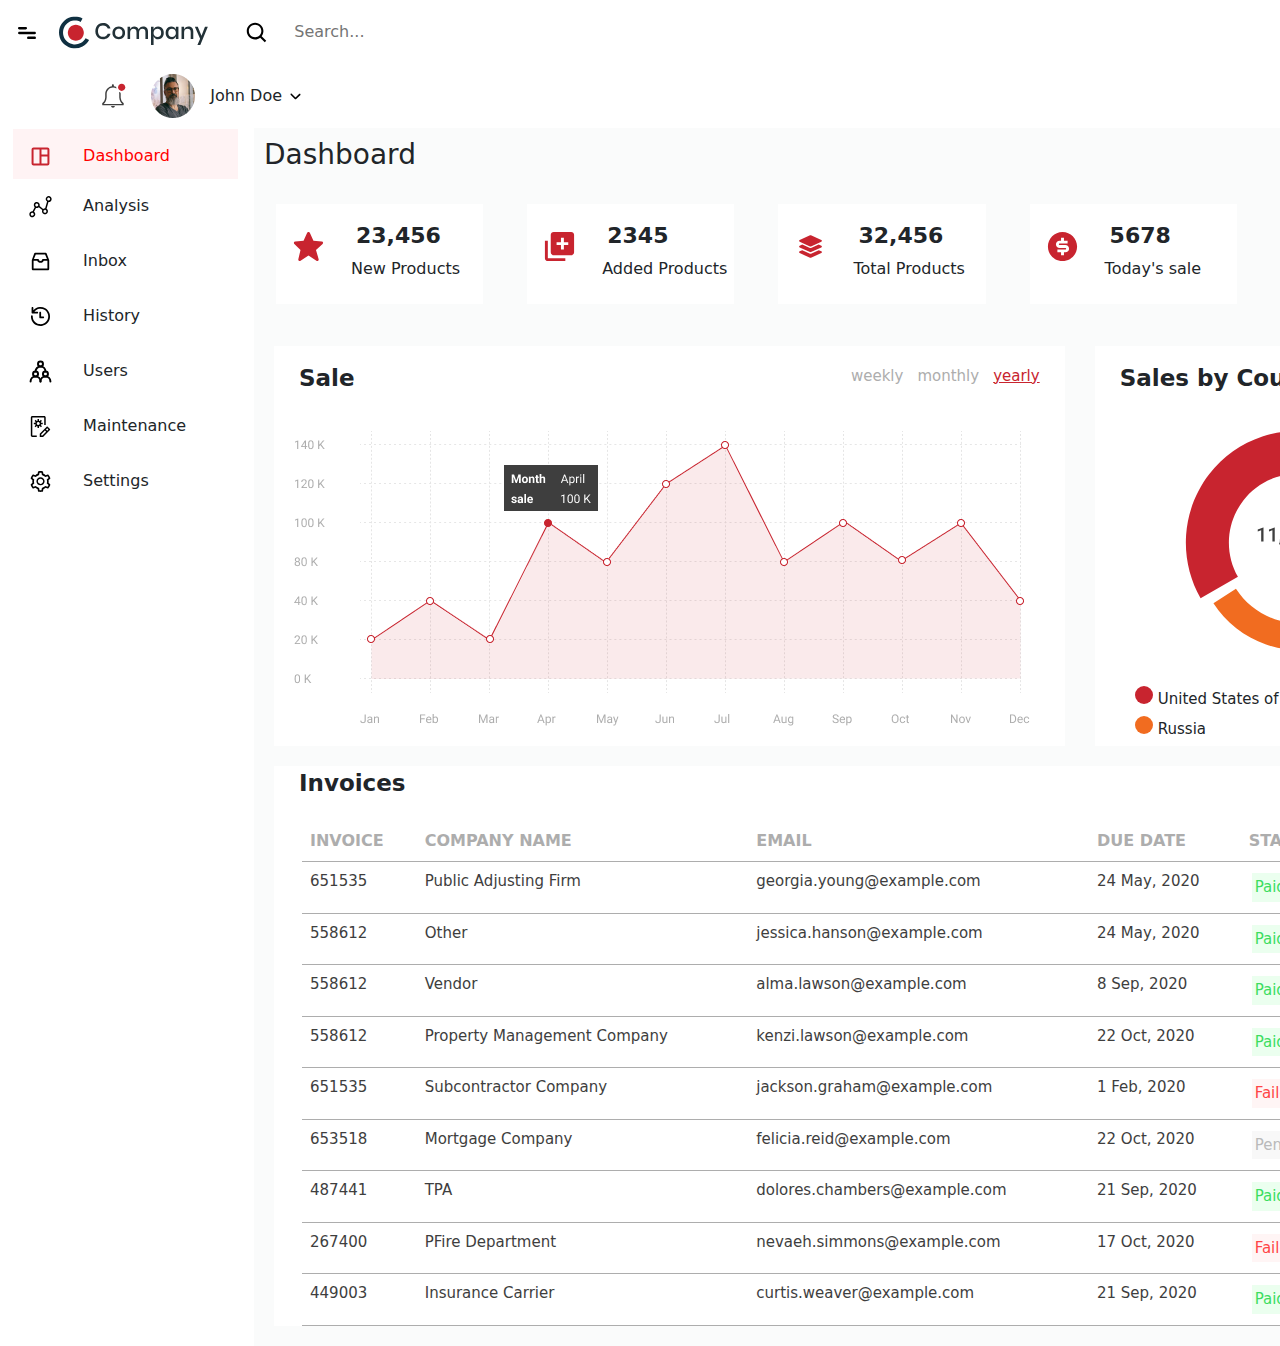
<file: dashboard.html>
<!DOCTYPE html>
<html lang="en">
<head>
    <meta charset="UTF-8">
    <meta http-equiv="X-UA-Compatible" content="IE=edge">
    <meta name="viewport" content="width=device-width, initial-scale=1.0">
    <title>Dashboard</title>
    <link rel="stylesheet" href="/css/bootstrap.min.css">
    <link rel="stylesheet" href="/css/dashboardstyle.css">
</head>
<body>
    
    <div class="header">

              <img src="/images/menu-bar.svg" alt="menu-bar" id="menu-bar">
              <img src="/images/logo.svg" alt="logo" id="logo">
              <img src="/images/search-icon.svg" alt="search" id="search">
              <input type="text" placeholder="Search..." id="search-bar">
              <img src="/images/notification-icon.svg" alt="notification" id="noti">
              <img src="/images/profile.png" alt="profile" id="profile">
              <label>John Doe</label>
              <img src="/images/downward-arrow.svg" id="down-arrow">
    </div>
    <div class="container">
    <div class="sidebar">
        <div id="active" height="20px" width="70px">
            <img src="/images/dashboard-active.svg" alt="dashboard" class="sidebar-img">
            <label class="sidebar-text" id="dashboard">Dashboard</label>
        </div>
        <div>
            <img src="/images/graph-default.svg" alt="Analysis" class="sidebar-img">
            <label class="sidebar-text">Analysis</label>
        </div>
        <div>
            <img src="/images/inbox-default.svg" alt="Inbox" class="sidebar-img">
            <label class="sidebar-text">Inbox</label>
        </div>
        <div>
            <img src="/images/clock-default.svg" alt="History" class="sidebar-img">
            <label class="sidebar-text">History</label>
        </div>
        <div>
            <img src="/images/user-default.svg" alt="Users" class="sidebar-img">
            <label class="sidebar-text">Users</label>
        </div>
        <div>
            <img src="/images/maintenance-default.svg" alt="Maintenance" class="sidebar-img">
            <label class="sidebar-text">Maintenance</label>
        </div>
        <div>
            <img src="/images/setting-default.svg" alt="Settings" class="sidebar-img">
            <label class="sidebar-text">Settings</label>
        </div>
    </div>
    <div id="main-dashboard">
        <div id="heading">
            <h3>Dashboard</h3>
        </div>

        <div class="feature">
            <div class="feature-item">
                <img src="/images/star.svg" class="feature-img">
                <div>
                    <p class="feature-no">
                        23,456
                    </p>
                    <p class="feature-text">
                        New Products
                    </p>
                </div>
            </div>
       
            <div class="feature-item">
                <img src="/images/new-product.svg" class="feature-img">
                <div>
                    <p class="feature-no">
                        2345
                    </p>
                    <p class="feature-text">
                        Added Products
                    </p>
                </div>
            </div>
            <div class="feature-item">
                <img src="/images/total-product.svg" class="feature-img">
                <div>
                    <p class="feature-no">
                        32,456
                    </p>
                    <p class="feature-text">
                        Total Products
                    </p>
                </div>
            </div>
        
            <div class="feature-item">
                <img src="/images/dollar-filled.svg" class="feature-img">
                <div>
                    <p class="feature-no">
                        5678
                    </p>
                    <p class="feature-text">
                        Today's sale
                    </p>
                </div>
            </div>
            <div class="feature-item">
                <img src="/images/money-bag.svg" class="feature-img">
                <div>
                    <p class="feature-no">
                        33,5342
                    </p>
                    <p class="feature-text">
                        Total sale
                    </p>
                </div>
            </div>
        </div>
        <div class="sales-group">
            <div class="sales-graph">
                <div class="sales-heading">
                    <p class="sale">Sale</p>
                    <div>
                        <p class="interval">weekly</p>
                        <p class="interval">monthly</p>
                        <p class="active-interval">yearly</p>
                    </div>
                </div>
                <img src="/images/data-graph.png" id="graph-img">
            </div>
            <div class="sales-pie-graph">
                <div class="pie-heading">
                    <p>Sales by Country</p>
                </div>
                <img src="/images/pie-chart.svg" id="pie-chart">
                <div class="dot-group">
                    <div>
                        <span class="us-dot"></span>
                        <label>United States of America</label>
                    </div>
                    <div>
                        <span class="canada-dot"></span>
                        <label>Canada</label>
                    </div>
                </div>
                    <div class="dot-group">
                    <div>
                        <span class="russia-dot"></span>
                        <label>Russia</label>
                    </div>
                    <div>
                        <span class="india-dot"></span>
                        <label>India</label>
                    </div>
                </div>
                <div>

                </div>
            </div>
        </div>
        
       <div class="invoice-section">
            <div class="invoice-heading">
                <p class="invoice">Invoices</p>
                <div class="view">
                    <p>View All</p>
                </div>
            </div>
            <div>
            <table class="table">
                <thead>
                  <tr>
                    <th scope="col">INVOICE</th>
                    <th scope="col">COMPANY NAME</th>
                    <th scope="col">EMAIL</th>
                    <th scope="col">DUE DATE</th>
                    <th scope="col">STATUS</th>
                    <th scope="col">AMOUNT</th>
                  </tr>
                </thead>
                <tbody>
                  <tr>
                    <td scope="row">651535</td>
                    <td>Public Adjusting Firm</td>
                    <td>georgia.young@example.com</td>
                    <td>24 May, 2020</td>
                    <td ><label class="paid">Paid</label></td>
                    <td>$47,800</td>
                  </tr>
                  <tr>
                    <td scope="row">558612</td>
                    <td>Other</td>
                    <td>jessica.hanson@example.com</td>
                    <td>24 May, 2020</td>
                    <td><label class="paid">Paid</label></td>
                    <td>$98,000</td>
                  </tr>
                  <tr>
                    <td scope="row">558612</td>
                    <td>Vendor</td>
                    <td>alma.lawson@example.com</td>
                    <td>8 Sep, 2020</td>
                    <td ><label class="paid">Paid</label></td>
                    <td>$20,900</td>
                  </tr>
                  <tr>
                    <td scope="row">558612</td>
                    <td>Property Management Company</td>
                    <td>kenzi.lawson@example.com</td>
                    <td>22 Oct, 2020</td>
                    <td ><label class="paid">Paid</label></td>
                    <td>$10,570</td>
                  </tr>
                  <tr>
                    <td scope="row">651535</td>
                    <td>Subcontractor Company</td>
                    <td>jackson.graham@example.com</td>
                    <td>1 Feb, 2020</td>
                    <td ><label class="failed">Failed</label></td>
                    <td>$10,200</td>
                  </tr>
                  <tr>
                    <td scope="row">653518</td>
                    <td>Mortgage Company</td>
                    <td>felicia.reid@example.com</td>
                    <td>22 Oct, 2020</td>
                    <td ><label class="pending">Pending</label></td>
                    <td>$12,600</td>
                  </tr>
                  <tr>
                    <td scope="row">487441</td>
                    <td>TPA</td>
                    <td>dolores.chambers@example.com</td>
                    <td>21 Sep, 2020</td>
                    <td ><label class="paid">Paid</label></td>
                    <td>$11,170</td>
                  </tr>
                  <tr>
                    <td scope="row">267400</td>
                    <td>PFire Department</td>
                    <td>nevaeh.simmons@example.com</td>
                    <td>17 Oct, 2020</td>
                    <td><label class="failed">Failed</label></td>
                    <td>$28,000</td>
                  </tr>
                  <tr>
                    <td scope="row">449003</td>
                    <td>Insurance Carrier</td>
                    <td>curtis.weaver@example.com</td>
                    <td>21 Sep, 2020</td>
                    <td><label class="paid">Paid</label></td>
                    <td>$10,000</td>
                  </tr>
                </tbody>
              </table>
              </div>    
       </div> 
    </div>
    </div>
</body>
</html>
</file>
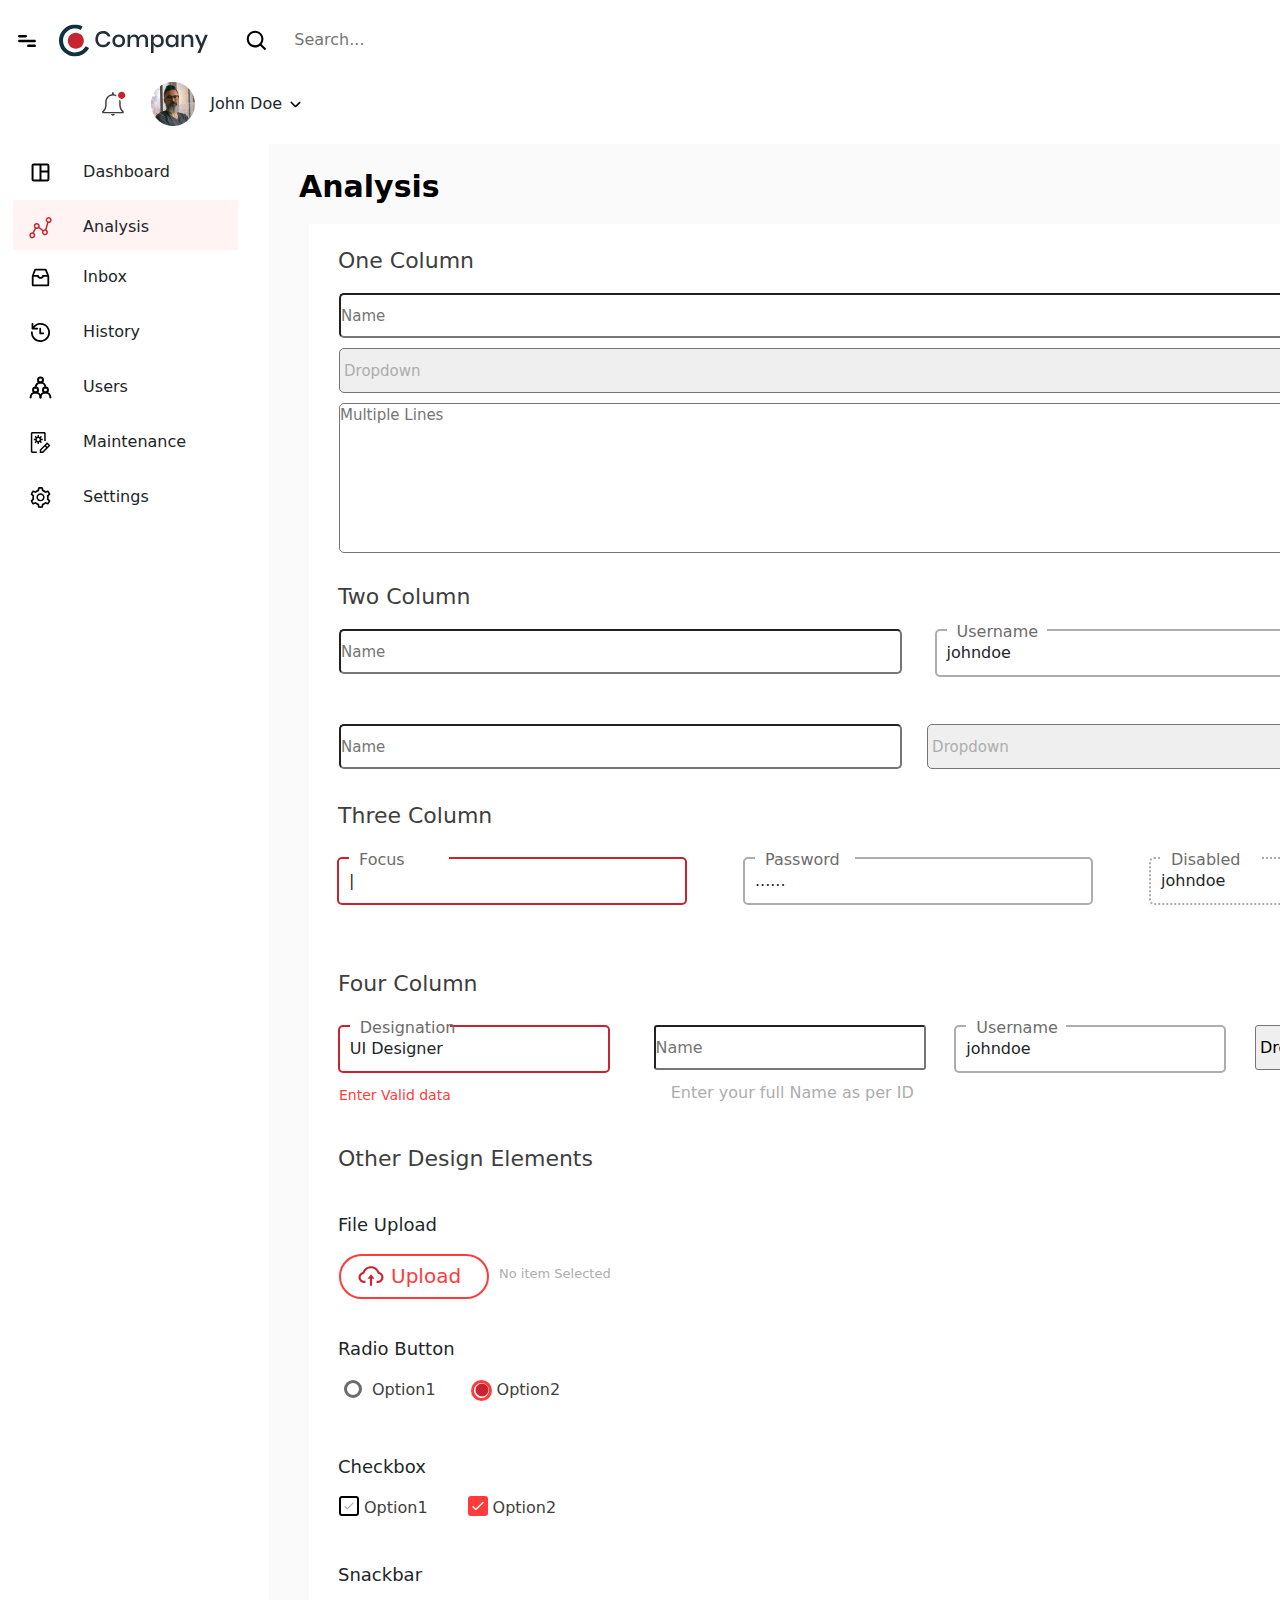
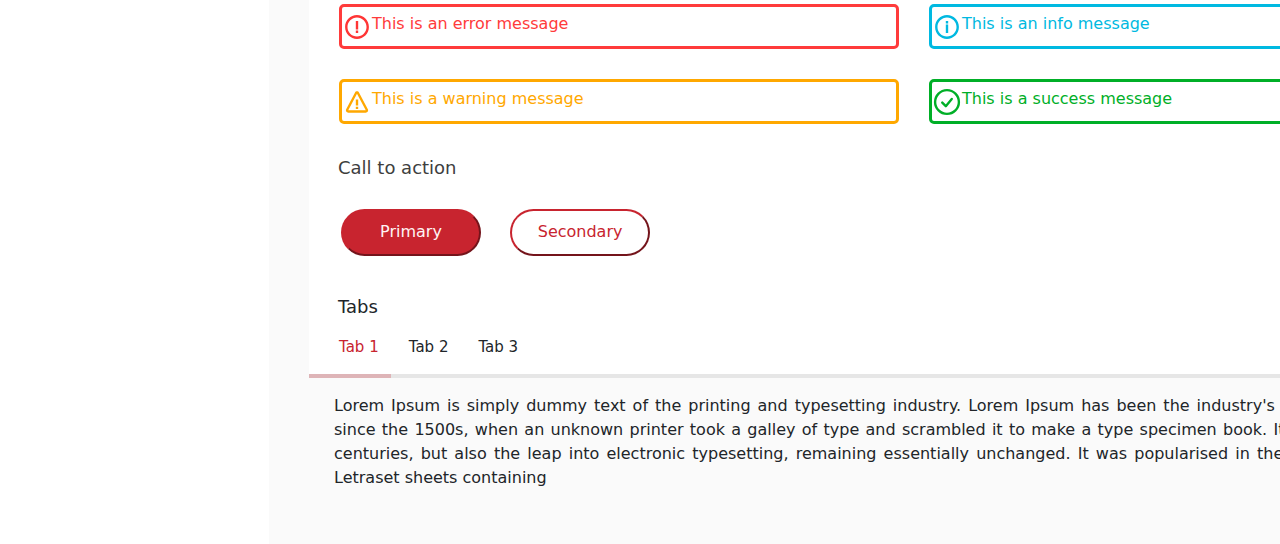
<file: innerpage.html>
<!DOCTYPE html>
<html>
    <head>
        
        <link rel="stylesheet" href="css/bootstrap.min.css">
        <meta charset="UTF-8">
        <meta http-equiv="X-UA-Compatible" content="IE=edge">
        <meta name="viewport" content="width=device-width, initial-scale=1.0">
        <link rel="stylesheet" type="text/css" href="css/innerpagecss.css">
        <link rel="preconnect" href="https://fonts.googleapis.com">
        <link rel="preconnect" href="https://fonts.gstatic.com" crossorigin>
        <link href="https://fonts.googleapis.com/css2?family=Roboto&display=swap" rel="stylesheet">
    </head>
    <body>
            <div class="navbar">
                <div class="header">

                    <img src="/images/menu-bar.svg" alt="menu-bar" id="menu-bar">
                    <img src="/images/logo.svg" alt="logo" id="logo">
                    <img src="/images/search-icon.svg" alt="search" id="search">
                    <input type="text" placeholder="Search..." id="search-bar">
                    <img src="/images/notification-icon.svg" alt="notification" id="noti">
                    <img src="/images/profile.png" alt="profile" id="profile">
                    <label>John Doe</label>
                    <img src="/images/downward-arrow.svg" id="down-arrow">
                </div>

                </div>
                <div class="container">
                    <div class="sidebar">
                        <div>
                            <img src="/images/dashboard-default.svg" alt="dashboard" class="sidebar-img">
                            <label class="sidebar-text">Dashboard</label>
                        </div>
                        <div id="active" height="20px" width="70px">
                            <img src="/images/graph-active.svg" alt="Analysis" class="sidebar-img">
                            <label class="sidebar-text">Analysis</label>
                        </div>
                        <div>
                            <img src="/images/inbox-default.svg" alt="Inbox" class="sidebar-img">
                            <label class="sidebar-text">Inbox</label>
                        </div>
                        <div>
                            <img src="/images/clock-default.svg" alt="History" class="sidebar-img">
                            <label class="sidebar-text">History</label>
                        </div>
                        <div>
                            <img src="/images/user-default.svg" alt="Users" class="sidebar-img">
                            <label class="sidebar-text">Users</label>
                        </div>
                        <div>
                            <img src="/images/maintenance-default.svg" alt="Maintenance" class="sidebar-img">
                            <label class="sidebar-text">Maintenance</label>
                        </div>
                        <div>
                            <img src="/images/setting-default.svg" alt="Settings" class="sidebar-img">
                            <label class="sidebar-text">Settings</label>
                        </div>
                    </div>
                    <div class="analysisbody">
                        <div class="analysistxt">
                            Analysis
                        </div>
                        <div class="form">
                            <p class="onecolumn">
                                One Column
                            </p>
                            
                            <input type="text" class="name" id="name" placeholder="Name"/>
                            <select class="dropdown" id="dropdown">
                                <option>Dropdown</option>
                                <option>a</option>
                                <option>b</option>
                                <option>c</option>
                                <option>d</option>
                            </select>
                            <textarea class="textarea" id="textarea" rows="3" placeholder="Multiple Lines"></textarea>
                            
                            <p class="twocolumn">
                                Two Column
                            </p>
                            
                            <div class="twocolumn1">
                                <input type="text" class="name1" id="name1" placeholder="Name"/>
                                <fieldset>
                                    <legend><span class="legendname">Username</span></legend>
                                    johndoe
                            </fieldset>
                               

                            </div>
                            <div class="twocolumn2">
                                <input type="text" class="name1" id="name1" placeholder="Name"/>
                                <select class="dropdown2" id="dropdown2">
                                    <option>Dropdown</option>
                                    <option>a</option>
                                    <option>b</option>
                                </select>  
                            </div>
                            
                            <p class="threecolumn">
                                Three Column
                            </p>
                            <div class="column3">
                            <fieldset id="focus">
                                <legend><span class="legendname" >Focus</span></legend>
                                |
                            </fieldset>
                            
                            <fieldset id="pwd">
                            <legend><span class="legendname" >Password</span></legend>
                            <label class="circle">......</label>
                            </fieldset>
                            
                            <fieldset id="dotted">
                                <legend><span class="legendname" >Disabled</span></legend>
                        johndoe
                    </fieldset>
                            </div>

                            <p class="fourcolumn">
                                Four Column
                            </p>
                            <div class="column4">
                                
                                <fieldset id="desg">
                                    <legend><span class="legendname" >Designation</span></legend>
                                    UI Designer
                                </fieldset>
                                <input type="text" class="fourcolumn2" id="fourcolumn2" placeholder="Name"/>
                                <fieldset id="columnuser4">
                                    <legend><span class="legendname" >Username</span></legend>
                                    johndoe
                                </fieldset>
                                <select class="dropdown3" id="dropdown3">
                                    <option>Dropdown</option>
                                    <option>a</option>
                                    <option>b</option>
                                </select>
                                <!-- <input type="text" class="fourcolumn3" id="fourcolumn3" placeholder="Name"/> -->
                            </div>
                                <div class="warnings">
                                    <p class="validdata">
                                        Enter Valid data
                                    </p>
                                    <p class="fullname">
                                        Enter your full Name as per ID
                                    </p>
                                </div>
                                <P class="otherele">
                                    Other Design Elements
                                </P>
                            <P class="fileupload">
                                File Upload
                            </P>
                            <div class="upload">
                            <div class="uploadbtn">
                                <img src="images/cloud-upload-icon.svg" class="uploadimg">
                                <p class="uploadtxt">Upload</p>
                            </div>
                            <p class="noitemselect">No item Selected</p>
                        </div>
                        <p class="radiobtntxt">
                            Radio Button
                        </p>
                        <div class="radio">
                            <div class="radio1">
                                <span class="radiobtnicon"></span>
                                <p class="option1">Option1</p>
                                
                            </div>
                            <div class="radio2">
                                <span class="radiobtnicon2"></span>
                                <img src="images/radio-checked-icon.svg" class="radiobtn2icon">
                                <p class="option2">Option2</p>  
                            </div> 
                        </div>
                        <p class="checkboxtxt">
                            Checkbox
                        </p>
                        <div class="checkbox">
                            <div class="checkbox1">
                                <img src="images/check-icon.svg" class="checkbox1icon">
                                <p class="option1chk">Option1</p>
                                
                            </div>
                            <div class="checkbox2">
                                <img src="images/checked-icon.svg" class="checkbox2icon">
                                <p class="option2chk">Option2</p>  
                            </div> 
                        </div>
                        <p class="snackbartxt">
                            Snackbar
                        </p>
                        <div class="snackbar">
                            <div class="first2">
                                <div class="err">
                                    <img src="images/error-icon.svg" class="snackimg">
                                    <p class="errtxt">
                                        This is an error message
                                    </p>
                                    
                                </div>
                                <div class="info">
                                    <img src="images/info-icon.svg" class="snackimg">
                                    <p class="infotxt">
                                        This is an info message
                                    </p>
                                    
                                </div>
                                
                                
                            </div>
                            <div class="last2">
                                <div class="warning">
                                    <img src="images/warning-icon.svg" class="snackimg">
                                    <p class="warntxt">
                                        This is a warning message
                                    </p>
                                    
                                </div>
                                <div class="succ">
                                    <img src="images/success-icon.svg" class="snackimg">
                                    <p class="succtxt">
                                        This is a success message
                                    </p>
                                    
                                </div>
                                
                            </div>
                        </div>
                        
                        <div class="call-to-action">
                            <p class="call"> Call to action</p>
                            <div>
                                
                                <button class="primary">Primary</button>
                                <button class="secondary">Secondary</button>
                            </div>
                        </div>
                        
                        <div class="tablauout">
                            <p class="tabtxt">
                                Tabs
                            </p>
                            <div class="tabitems">
                                <div class="tab1">
                                    <label class="tab1">
                                        Tab 1
                                    </label>
                                    
                                </div>
                                <div class="tab2">
                                    <label class="tab2">
                                        Tab 2
                                    </label>
                                </div>
                                <div class="tab3">
                                    <label class="tab3">
                                        Tab 3
                                    </label>
                                </div>
                                
                            </div>
                            <hr>
                            <hr class="redline">
                            <p class="txtbox">
                                Lorem Ipsum is simply dummy text of the printing and typesetting industry. Lorem Ipsum has been the industry's standard dummy text ever since the 1500s, when an unknown printer took a galley of type and scrambled it to make a type specimen book. It has survived not only five centuries, but also the leap into electronic typesetting, remaining essentially unchanged. It was popularised in the 1960s with the release of Letraset sheets containing
                            </p>

                        </div>

                        
                        
                        
                        
                        
                    </div>
                </div>

                </div>
            </div>
        </div>
        </body>
        </html>
</file>
<file: css/dashboardstyle.css>
*{
    margin: 0;
    padding: 0;
}
.container{
    display: flex;
    max-width: 100%;
}
#menu-bar{
    margin: 15px;
}
#logo{
    position: relative;
    width: 150px;
    height: 55px;
}
#search{
    position: relative;
    width: 25px;
    height: 25px;
   margin-left: 30px;
}
#search-bar{
    margin: 20px;
    width:900px ;
    border-style: hidden;
}
#noti{
    margin: 10px;
    margin-left: 100px;
}
#profile{
    margin: 10px;
}
#down-arrow{
    margin: 0px;
}
.sidebar{
    margin: 1px;
}
.sidebar-img{
    position: relative;
    width: 25px;
    height: 25px;
    margin: 15px;
}
.sidebar-text{
    margin: 10px;
}

#active{
   background-color: #FFF3F4;
   height: 50px;
   width: 225px;

}
#dashboard{
    color: red;
    z-index: 1;
}
#main-dashboard{
    background-color: #fafbfb;
    height: 100%;
    width: 100%;
    margin-left: 15px;
}
#heading{
    margin: 10px;
}
.feature{
    display: flex;
}
.feature-item{
    display: flex;
    height: 100px;
    width: 210px;
    margin: 22px;
    background-color: white;
}
.feature-img{
    height: 35px;
    width: 35px;
    margin: 15px;
    margin-top: 25px;
}
.feature-no{
    font-weight: 700;
    font-size: 22px;
    margin: 15px;
}
.feature-text{
    margin-top: -10px;
    margin-left: 10px;
}
.sales-group{
    margin: 20px;
    display: flex;
}
.sales-graph{
    width: 800px;
    height: 400px;
    background-color: white;
}
 .sales-heading p{
    float: left;
}
.sales-heading div{
    float: right;
    display: flex;
} 
.interval{
    margin-top: 19px;
    margin-left: 14px;
    color: #ADADAD;
    font-size: 15px;
}
.active-interval{
    margin-top: 19px;
    margin-left: 14px;
    margin-right: 25px;
    color: #C8242F;
    font-size: 15px;
    text-decoration: underline;
}
.sale{
    font-size: 23px;
    font-weight: bold;
    margin-left: 25px;
    margin-top: 15px ;
}
#graph-img{
    margin: 20px;
}
.sales-pie-graph{
    background-color: white;
    width: 400px;
    height: 400px;
    margin-left: 30px;
}
.pie-heading{
    font-size: 23px;
    font-weight: bold;
    margin-left: 25px;
    margin-top: 15px ;
    height: 20px;
}
#pie-chart{
    width: 270px;
    height: 270px;
    margin-left: 70px;
    margin-top: 30px;
}
.dot-group{
    display: flex;
}
.dot-group span{
    margin-top: 5px;
    margin-left: 40px;
  }
.us-dot {
  height: 18px;
  width: 18px;
  background-color: #C8242F;
  border-radius: 50%;
  display: inline-block;
}
.canada-dot {
    height: 18px;
    width: 18px;
    background-color: #A2B86C;
    border-radius: 50%;
    display: inline-block;
    margin-left: 15px;
  }
  .russia-dot {
    height: 18px;
    width: 18px;
    background-color: #F16C20;
    border-radius: 50%;
    display: inline-block;
  }
  .india-dot {
    height: 18px;
    width: 18px;
    background-color: #EBC844;
    border-radius: 50%;
    display: inline-block;
    margin-left: 160px !important;
  }
  .dot-group label{
    font-size: 15px;
  }
.invoice-section{
    background-color: white;
    margin: 20px;
}
.invoice-heading{
    font-size: 23px;
    font-weight: bold;
    margin-left: 25px;
    margin-top: 15px ;
}
.view{
    float: right;
    color: #C8242F;
    font-size: 13px;
    margin: 10px;
}
.invoice{
    float: left;
}
th{
    color: #ADADAD;
}
td{
    color: #3E3E3E;
    font-size: 15px;
}
.paid{
    background-color: #EBFFEF !important;
    color:#3CDD5F; 
    margin: 3px;
    padding: 3px;
}
.pending{
    color: #BABABA;
    background-color:#F8F8F8 !important; 
    margin: 3px;
    padding: 3px;
}
.failed{
    color: #FF4545;
    background-color: #FFF5F5 !important;
    margin: 3px;
    padding: 3px;
}
tr{
    border-bottom: #ADADAD;
}

.table{
    margin-left: 28px;
    width: 1173px;
}
</file>
<file: css/innerpagecss.css>
*{
    margin: 0;
    padding: 0;
}
.container{
    display: flex;
    max-width: 100%;
}
#menu-bar{
    margin: 15px;
}
#logo{
    position: relative;
    width: 150px;
    height: 55px;
}
#search{
    position: relative;
    width: 25px;
    height: 25px;
   margin-left: 30px;
}
#search-bar{
    margin: 20px;
    width:900px ;
    border-style: hidden;
}
#noti{
    margin: 10px;
    margin-left: 100px;
}
#profile{
    margin: 10px;
}
#down-arrow{
    margin: 0px;
}
/* css for sidebar */

.sidebar{
    margin: 1px;
}
.sidebar-img{
    position: relative;
    width: 25px;
    height: 25px;
    margin: 15px;
}
.sidebar-text{
    margin: 10px;
}

#active{
   background-color: #FFF3F4;
   height: 50px;
   width: 225px;

}

.analysisbody{
    height: 2000px;
    width: 1270px;
    background-color: #FAFAFA;
    margin-left: 30px;
}

.mainbody{
    display: flex;
}

.analysistxt{
    color: #000000;
    font-size: 30px;
    font-weight: 600;
    margin-left: 30px;
    margin-top: 20px;
}

.form{
    height: 1750px;
    width: 1218px;
    background-color: #ffffff;
    margin-left: 40px;
    margin-top: 15px;
}

.onecolumn, .twocolumn, .threecolumn, .fourcolumn{
    color: #3E3E3E;
    font-size: 22px;
    font-weight: 500;
    margin-left: 29px;
    padding-top: 20px;

}

#name{
    margin-left: 30px;
    height: 45px;
    width: 1155px;
    font-size: 15px;
    color: #ADADAD;
    border-radius: 5px;
    
}

#dropdown{
    margin-left: 30px;
    height: 45px;
    width: 1155px;
    font-size: 15px;
    color: #ADADAD;
    margin-top: 10px;
    border-radius: 5px;
}

#textarea{
    margin-left: 30px;
    height: 150px;
    width: 1155px;
    font-size: 15px;
    color: #ADADAD !important;
    margin-top: 10px;
    border-radius: 5px;
}

#name1{
    margin-left: 30px;
    height: 45px;
    width: 563px;
    font-size: 15px;
    color: #ADADAD;
    border-radius: 5px;
    
}
.twocolumn1{
    display: flex;
}

.twocolumn2{
    margin-top: 15px;
}

.dropdown2{
    margin-left: 20px;
    height: 45px;
    width: 563px;
    font-size: 15px;
    color: #ADADAD;
    border-radius: 5px;
}

.threecolumn, .fourcolumn{
    margin-top: 10px;
}
.threecolumn1, .threecolumn2, .threecolumn3{
    width: 370px;
    margin-left: 15px;
    border-radius: 3px;
    height: 45px;
}

.threecolumn1{
    margin-left: 30px;
}

 .fourcolumn2, .fourcolumn4{
    width: 272px;
    margin-left: 15px;
    border-radius: 3px;
    height: 45px;
}

.fourcolumn1{
    margin-left: 30px;
}

.warnings{
    display: flex;
}

.validdata{
    color: #FF3B3B;
    font-size: 14px;
    margin-left: 30px;
    margin-top: -20px;
}

.fullname{
    color: #ADADAD;
    margin-left: 220px;
    margin-top: -24px;


}
.otherele{color: #3E3E3E;
    font-size: 22px;
    font-weight: 500;
    margin-left: 29px;
    padding-top: 20px;
}

.fileupload{
    font-size: 18px;
    font-weight: 500;
    margin-left: 29px;
    padding-top: 20px;

}

.dropdown3{
    width: 272px;
    height: 45px;
    border-radius: 3px;
}

.uploadbtn{
    border-radius: 30px;
    border: 2px solid;
    height: 45px;
    width: 150px;
    border-color: #FF3B3B;
    background-color: #ffffff;
    display: flex;
    margin-left: 30px;
}

.uploadimg{
    height: 30px;
    width: 30px;
    margin-left: 15px;
    margin-top: 5px;
}

.uploadtxt{
    font-size: 20px;
    color: #FF3B3B;
    margin-left: 5px;
    margin-top: 5px;
    font-weight: 500;
}

.noitemselect{
    color: #ADADAD;
    font-size: 13px;
    margin-top: 10px;
    margin-left: 10px;
}

.upload{
    display: flex;
}

.radiobtntxt{
    font-size: 18px;
    font-weight: 500;
    margin-left: 29px;
    padding-top: 35px;

}

.radiobtnicon{

        height: 18px;
        width: 18px;
        fill: none;
        border-style: solid;
        border-color: #6d6c6c;
        border-radius: 50%;
        display: inline-block;
        margin-top: 2px;
        margin-left: 35px;
}

.radio1, .radio2, .radio{

    display: flex;
}

.option1{
    color: #3E3E3E;
    font-size: 16px;
    font-weight: 500;
    margin-left: 10px;
}

.option2{
    color: #3E3E3E;
    font-weight: 500;
    font-size: 16px;
}

.radiobtn2icon{
    height: 30px;
    width: 30px;
    margin-left: -25px;
    margin-top: -3px;
}

.radiobtnicon2{
    height: 21px;
    width: 21px;
    fill: none;
    border-style: solid;
    border-color: #FF3B3B;
    border-radius: 50%;
    display: inline-block;
    margin-top: 2px;
    margin-left: 35px;
}

.checkboxtxt{
    font-size: 18px;
    font-weight: 500;
    margin-left: 29px;
    padding-top: 35px;
}

.checkbox1icon{
    height: 20px;
    width: 20px;
    margin-left: 30px;
    border-radius: 3px;
    border: 2px solid black;

}

.checkbox, .checkbox1, .checkbox2{
    display: flex;
}

.checkbox2icon{
    height: 20px;
    width: 20px;
    background-color: #FF3B3B;
    border-radius: 3px;
    margin-left: 40px;

}

.option1chk{
    color: #3E3E3E;
    font-size: 16px;
    font-weight: 500;
    /* margin-left: 10px; */

}
.option1chk, .option2chk{
    color: #3E3E3E;
    font-size: 16px;
    font-weight: 500;
    padding-left: 5px;

}

.err, .info, .warning, .succ, .first2, .last2{
    display: flex;
}

.err{
    height: 45px;
    width: 560px;
    margin-left: 30px;
    border-radius: 5px;
    border: solid;
    border-color: #FF3B3B;
    color: #FF3B3B;
}

.info{
    height: 45px;
    width: 560px;
    margin-left: 30px;
    border-radius: 5px;
    border: solid;
    border-color: #00B9E1;
    color: #00B9E1;
}
.warning{
    height: 45px;
    width: 560px;
    margin-top: 30px;
    margin-left: 30px;
    border-radius: 5px;
    border: solid;
    border-color: #FFA800;
    color: #FFA800;
}
.succ{
    height: 45px;
    width: 560px;
    margin-top: 30px;
    margin-left: 30px;
    border-radius: 5px;
    border: solid;
    border-color: #00AF27;
    color: #00AF27;
}
.snackimg{
    height: 30px;
    width: 30px;
}

.snackimg, .errtxt, .infotxt, .warntxt, .succtxt{
    margin-top: 5px;
}
.snackbartxt, .tabtxt{
    
        font-size: 18px;
        font-weight: 500;
        margin-left: 29px;
        padding-top: 25px;
}

.call{
    color: #3E3E3E;
    font-size: 18px;
    font-weight: 500;
    margin-left: 29px;
    padding-top: 30px;

}
button{
    margin: 12px;
    height: 47px;
    width: 140px;
    border-radius: 35px;
}
.primary{
    color: #FFF3F4;
    background-color: #C8242F;
    border-color: #C8242F;
    font-size: 16px;
    font-weight: 500;
    margin-left: 32px;
}
.secondary{
    border-color: #C8242F;
    color: #C8242F;
    background-color: #ffffff;
}
.tabitems{
    display: flex;
}

.tab1, .tab2, .tab3{
    margin-left: 15px;
    font-size: 15px;
    font-weight: 500;
}

.tab1{
    color: #C8242F;

}
hr{
    border: 2px solid #ADADAD;
    
}
.redline{
    border: 2.5px solid #C8242F;
    width: 82px;
    margin-top: -20px;
}
.txtbox{
    margin-left: 25px;
    margin-right: 25px;
    text-align: justify;
}

/* fieldset  */

fieldset {
    width:560px;
    margin:2em auto;
    border:2px solid #ADADAD;
    border-radius:5px;
    padding:10px;
    margin-top: 0px;
    position:relative;
}
legend {
    font-weight:bold;
    position:absolute;
    left:10px;
    top:-1.1em;
    height:1.3em;
    line-height:2em;
    padding:0 10px;
    background-color: #ffffff;
    width: 100px;
}
.legendname{
    font-size: 16px;
    color: #6d6c6c;
    font-weight: 300;
}
legend b {
    position:relative;
    z-index:2;
}
#focus{
    border-color: #C8242F;
    width: 350px;
}
#pwd{
    border-color: #ADADAD;
    width: 350px;
}
#dotted{
    border-color: #ADADAD;
    width: 350px;
    border-style: dotted;
}

.column3{
    display: flex;
    margin-top: 25px;
}
.column4{
    display: flex;
}
#desg{
    border-color: #C8242F;
    width: 272px;
}
#columnuser4{
    border-color: #ADADAD;
    width: 272px ;
}
.fourcolumn{
    margin-bottom: 25px;
}
</file>
